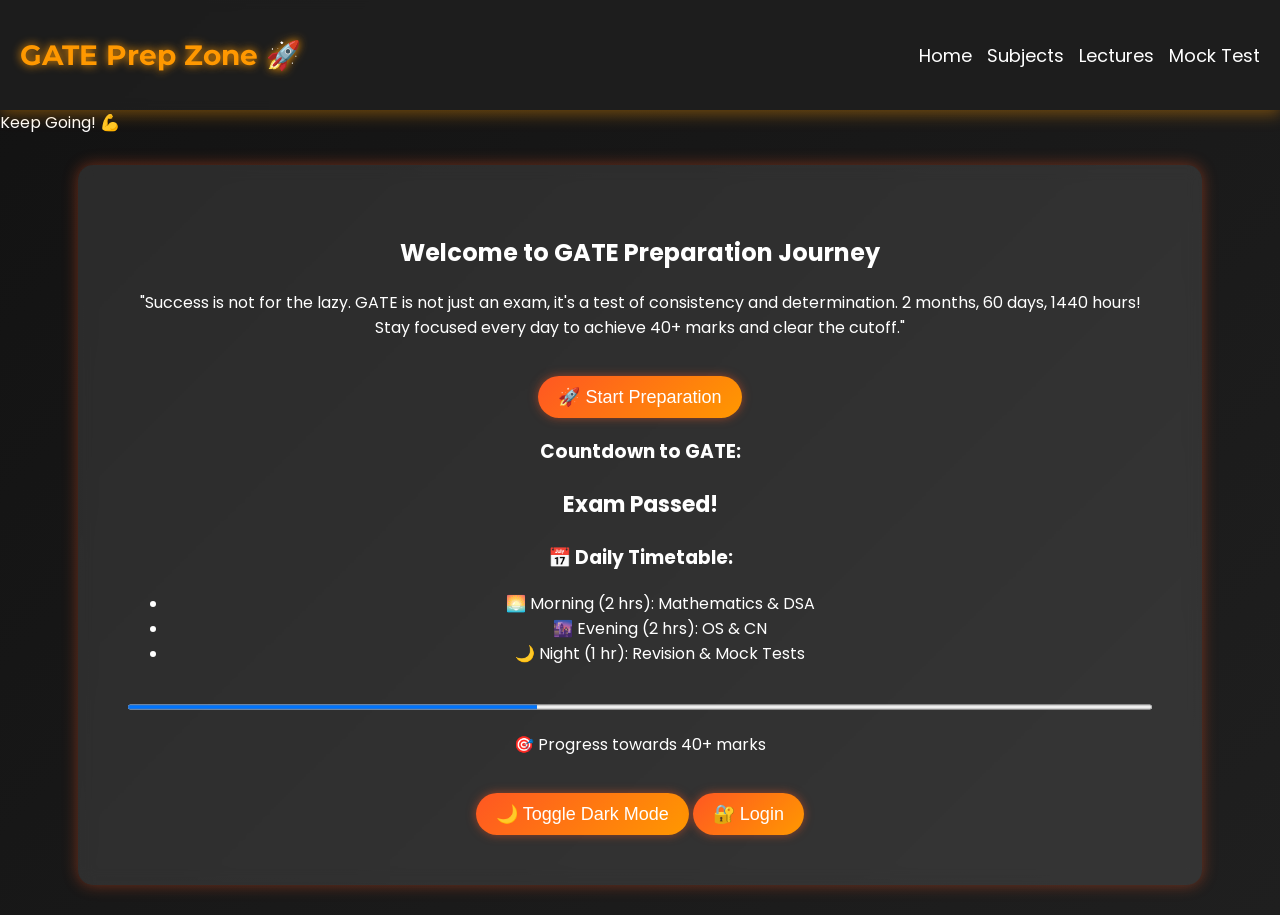
<file: index.html>
<!DOCTYPE html>
<html lang="en" onload="pageLoaded()">
<head>
    <meta charset="UTF-8">
    <meta name="viewport" content="width=device-width, initial-scale=1.0">
    <title>GATE Preparation - Home</title>

    <!-- Google Fonts -->
    <link href="https://fonts.googleapis.com/css2?family=Poppins:wght@300;400;600&family=Montserrat:wght@700&display=swap" rel="stylesheet">

    <!-- CSS File -->
    <link rel="stylesheet" href="index.css">
</head>
<body>

    <!-- Navigation Bar -->
    <nav>
        <h1>GATE Prep Zone 🚀</h1>
        <ul class="nav-links">
            <li><a href="index.html">Home</a></li>
            <li><a href="subject.html">Subjects</a></li>
            <li><a href="lecture.html">Lectures</a></li>
            <li><a href="mock.html">Mock Test</a></li>
        </ul>
        <div class="menu-btn" onclick="toggleMenu()">☰</div>
    </nav>

    <!-- Floating Motivation -->
    <div class="floating-text" id="floatingText">Keep Going! 💪</div>

    <!-- Main Section -->
    <section class="home">
        <h2 id="motivationText">Welcome to GATE Preparation Journey</h2>

        <p class="typewriter">"Success is not for the lazy. GATE is not just an exam, it's a test of consistency and determination.  
        2 months, 60 days, 1440 hours! Stay focused every day to achieve 40+ marks and clear the cutoff."</p>

        <button onclick="window.location.href='subject.html'">🚀 Start Preparation</button>

        <h3>Countdown to GATE:</h3>
        <p id="countdown" style="font-size: 22px; font-weight: bold;"></p>

        <h3>📅 Daily Timetable:</h3>
        <ul class="timetable">
            <li>🌅 Morning (2 hrs): Mathematics & DSA</li>
            <li>🌆 Evening (2 hrs): OS & CN</li>
            <li>🌙 Night (1 hr): Revision & Mock Tests</li>
        </ul>

        <!-- Progress Bar -->
        <progress max="100" value="40"></progress>
        <p>🎯 Progress towards 40+ marks</p>

        <button onclick="toggleDarkMode()">🌙 Toggle Dark Mode</button>
        <button onclick="openLogin()">🔐 Login</button>
    </section>

    <!-- Popup Login -->
    <div id="loginPopup" class="popup">
        <h3>Login</h3>
        <input type="text" placeholder="Email" class="input-box"><br><br>
        <input type="password" placeholder="Password" class="input-box"><br><br>
        <button onclick="closeLogin()">Close</button>
    </div>

    <!-- JavaScript File -->
    <script src="index.js"></script>

</body>
</html>
</file>
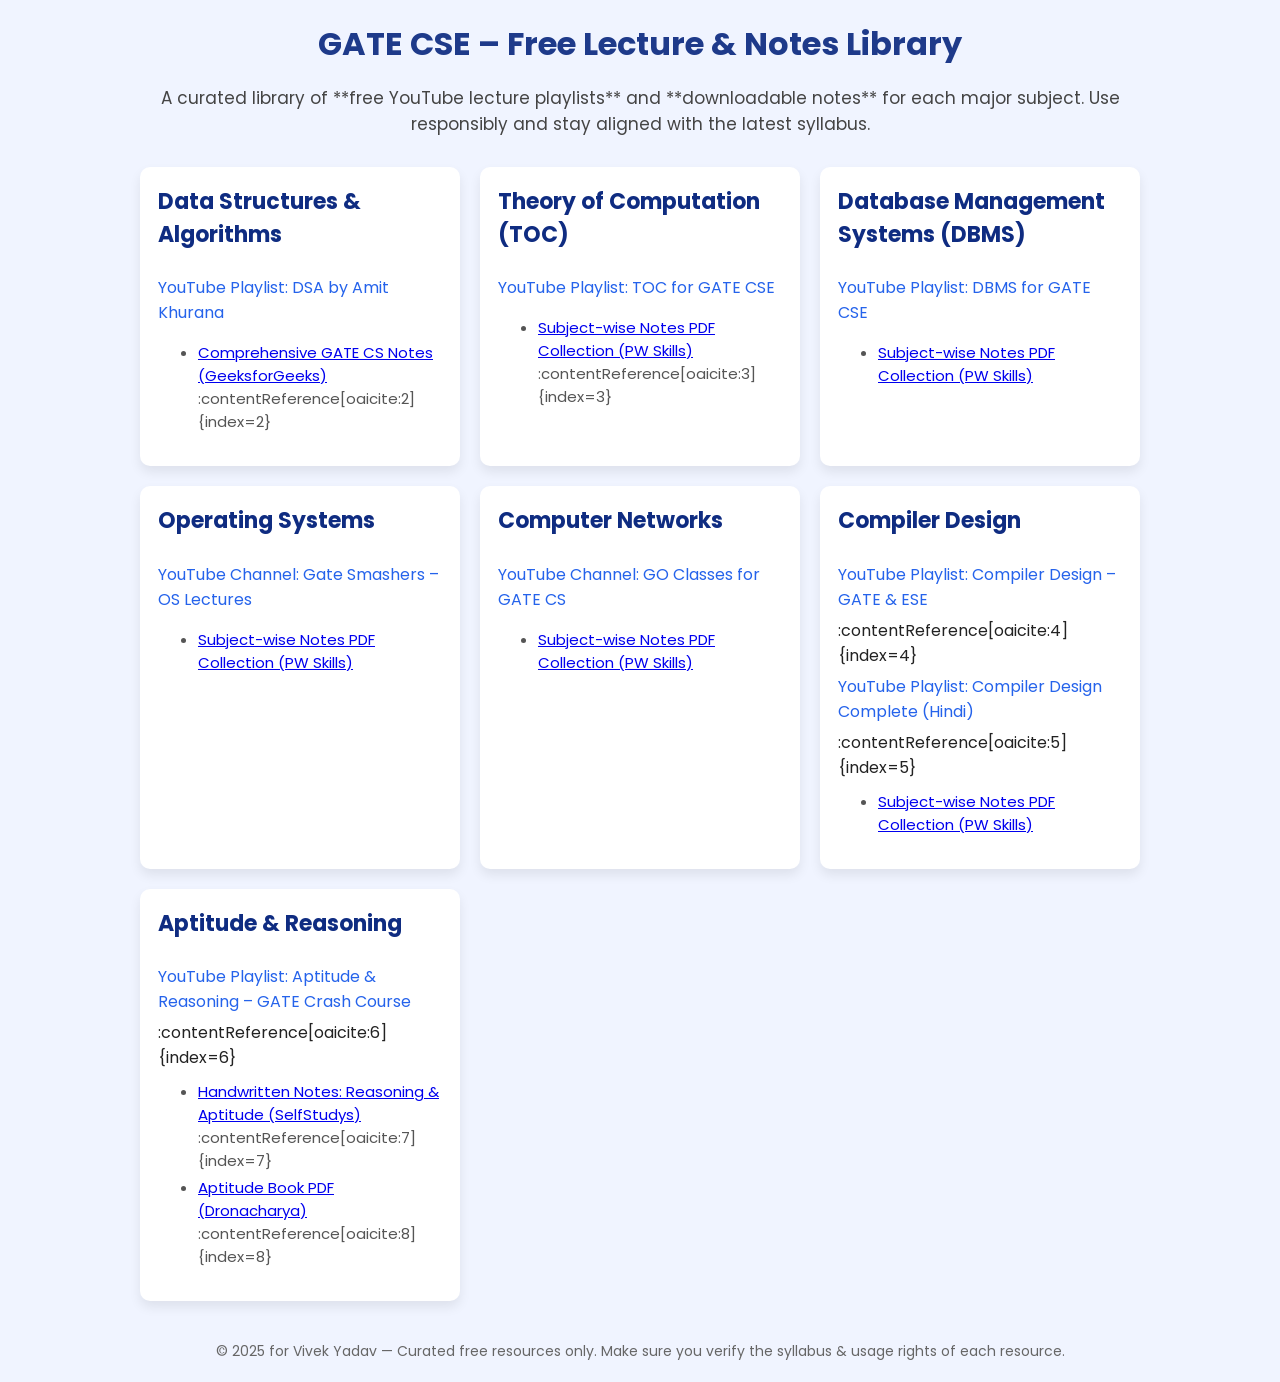
<file: lecture.html>
<!doctype html>
<html lang="en">
<head>
  <meta charset="utf-8">
  <meta name="viewport" content="width=device-width,initial-scale=1">
  <title>GATE CSE – Free Lecture & Notes Library</title>
  <link href="https://fonts.googleapis.com/css2?family=Poppins:wght@300;400;600&display=swap" rel="stylesheet">
  <style>
    body {
      font-family: 'Poppins', sans-serif;
      background: #f0f4ff;
      color: #222;
      margin: 0;
      padding: 20px;
    }
    .container { max-width: 1000px; margin: auto; }
    header { text-align: center; margin-bottom: 30px; }
    h1 { margin: 0; font-size: 32px; color:#1e3a8a; }
    p.lead { font-size: 17px; color: #444; }
    .subject-list { display: grid; grid-template-columns: repeat(auto-fit, minmax(280px, 1fr)); gap: 20px; }
    .subject {
      background: white;
      border-radius: 10px;
      padding: 18px;
      box-shadow: 0 6px 12px rgba(0,0,0,0.08);
      transition: transform .2s, background .2s;
    }
    .subject:hover {
      transform: translateY(-4px);
      background: #eef6ff;
    }
    .subject h2 { margin-top: 0; font-size: 22px; color: #0f2c81; }
    .links { margin-top: 10px; }
    .links a {
      display: inline-block;
      margin: 6px 0;
      color: #2563eb;
      text-decoration: none;
    }
    .links a:hover { text-decoration: underline; }
    .notes-list { margin-top: 10px; font-size: 15px; color: #555; }
    .notes-list li { margin: 4px 0; }
    footer {
      text-align: center;
      margin-top: 40px;
      font-size: 14px;
      color: #666;
    }
  </style>
</head>
<body>
  <div class="container">
    <header>
      <h1>GATE CSE – Free Lecture & Notes Library</h1>
      <p class="lead">A curated library of **free YouTube lecture playlists** and **downloadable notes** for each major subject. Use responsibly and stay aligned with the latest syllabus.</p>
    </header>

    <div class="subject-list">

      <div class="subject" id="dsalgo">
        <h2>Data Structures & Algorithms</h2>
        <div class="links">
          <a href="https://www.youtube.com/c/GATECSELECTURESBYAMITKHURANA" target="_blank">YouTube Playlist: DSA by Amit Khurana</a>
        </div>
        <ul class="notes-list">
          <li><a href="https://www.geeksforgeeks.org/gate/gate-cs-notes-gq/" target="_blank">Comprehensive GATE CS Notes (GeeksforGeeks)</a> :contentReference[oaicite:2]{index=2}</li>
        </ul>
      </div>

      <div class="subject" id="toc">
        <h2>Theory of Computation (TOC)</h2>
        <div class="links">
          <a href="https://www.youtube.com/playlist?list=PLvMOQ5JLTIeY2sfuS7N2OhdIWnQhWBwAj" target="_blank">YouTube Playlist: TOC for GATE CSE</a>
        </div>
        <ul class="notes-list">
          <li><a href="https://www.pw.live/gate/exams/gate-cse-notes" target="_blank">Subject-wise Notes PDF Collection (PW Skills)</a> :contentReference[oaicite:3]{index=3}</li>
        </ul>
      </div>

      <div class="subject" id="dbms">
        <h2>Database Management Systems (DBMS)</h2>
        <div class="links">
          <a href="https://www.youtube.com/playlist?list=PLvTTv60o7qj-PgF3DhvvTK6_-g_FU8wCT" target="_blank">YouTube Playlist: DBMS for GATE CSE</a>
        </div>
        <ul class="notes-list">
          <li><a href="https://www.pw.live/gate/exams/gate-cse-notes" target="_blank">Subject-wise Notes PDF Collection (PW Skills)</a></li>
        </ul>
      </div>

      <div class="subject" id="os">
        <h2>Operating Systems</h2>
        <div class="links">
          <a href="https://www.youtube.com/channel/UCJihyK0A38SZ6SdJirEdIOw" target="_blank">YouTube Channel: Gate Smashers – OS Lectures</a>
        </div>
        <ul class="notes-list">
          <li><a href="https://www.pw.live/gate/exams/gate-cse-notes" target="_blank">Subject-wise Notes PDF Collection (PW Skills)</a></li>
        </ul>
      </div>

      <div class="subject" id="networks">
        <h2>Computer Networks</h2>
        <div class="links">
          <a href="https://www.youtube.com/%40GOClassesforGATECS" target="_blank">YouTube Channel: GO Classes for GATE CS</a>
        </div>
        <ul class="notes-list">
          <li><a href="https://www.pw.live/gate/exams/gate-cse-notes" target="_blank">Subject-wise Notes PDF Collection (PW Skills)</a></li>
        </ul>
      </div>

      <div class="subject" id="compiler">
        <h2>Compiler Design</h2>
        <div class="links">
          <a href="https://www.youtube.com/playlist?list=PLO4TWepMw7ghbButY2xHVSLImXF7oPXLF" target="_blank">YouTube Playlist: Compiler Design – GATE & ESE</a> :contentReference[oaicite:4]{index=4}
          <br>
          <a href="https://www.youtube.com/playlist?list=PLmXKhU9FNesSmu-_DKC7APRoFkaQvGurx" target="_blank">YouTube Playlist: Compiler Design Complete (Hindi) </a> :contentReference[oaicite:5]{index=5}
        </div>
        <ul class="notes-list">
          <li><a href="https://www.pw.live/gate/exams/gate-cse-notes" target="_blank">Subject-wise Notes PDF Collection (PW Skills)</a></li>
        </ul>
      </div>

      <div class="subject" id="aptitude">
        <h2>Aptitude & Reasoning</h2>
        <div class="links">
          <a href="https://www.youtube.com/playlist?list=PL3eEXnCBViH80TV7jd9VQUDt1XIcQFvBR" target="_blank">YouTube Playlist: Aptitude & Reasoning – GATE Crash Course</a> :contentReference[oaicite:6]{index=6}
        </div>
        <ul class="notes-list">
          <li><a href="https://www.selfstudys.com/gate/computer-science-engineering/online/exam/reasoning-aptitude-book-i" target="_blank">Handwritten Notes: Reasoning & Aptitude (SelfStudys) </a> :contentReference[oaicite:7]{index=7}</li>
          <li><a href="https://www.dronacharya.info/Study-Materials/Download/Aptitude-Book.pdf" target="_blank">Aptitude Book PDF (Dronacharya)</a> :contentReference[oaicite:8]{index=8}</li>
        </ul>
      </div>

    </div>

    <footer>
      © 2025 for Vivek Yadav — Curated free resources only. Make sure you verify the syllabus & usage rights of each resource.
    </footer>
  </div>
</body>
</html>
</file>
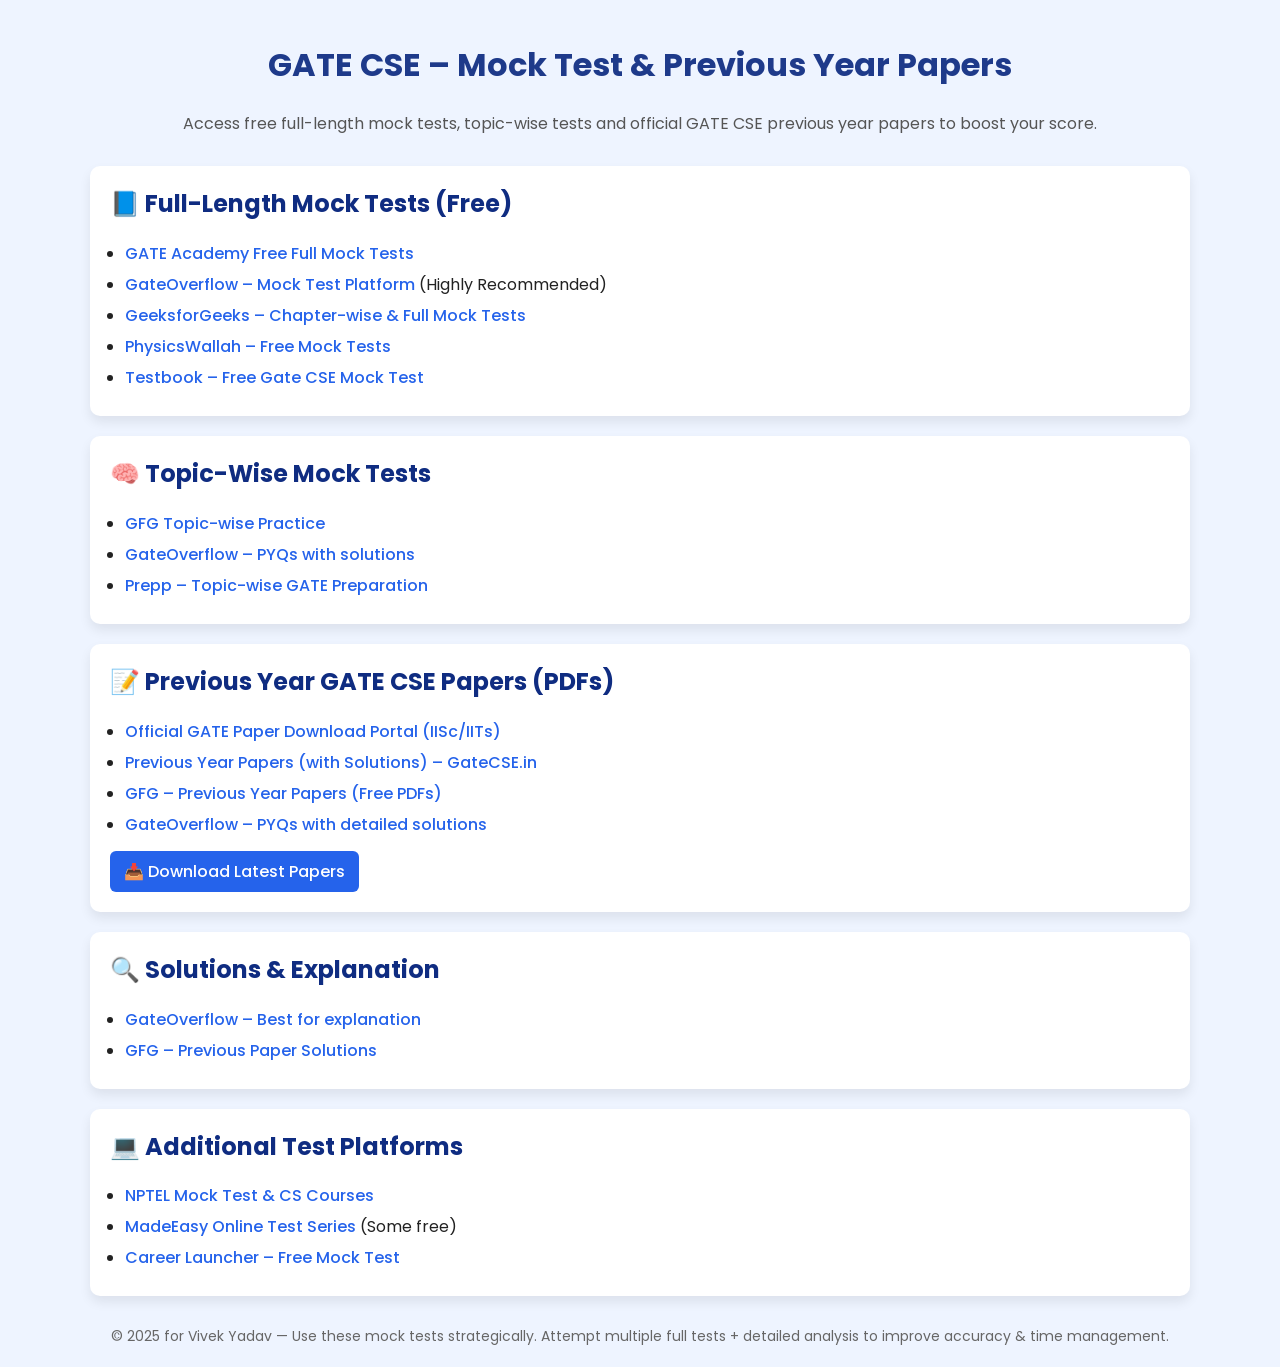
<file: mock.html>
<!DOCTYPE html>
<html lang="en">
<head>
  <meta charset="UTF-8">
  <meta name="viewport" content="width=device-width, initial-scale=1.0">
  <title>GATE CSE – Mock Tests & Previous Year Papers</title>
  <link href="https://fonts.googleapis.com/css2?family=Poppins:wght@300;400;600&display=swap" rel="stylesheet">

  <style>
    body {
      font-family: 'Poppins', sans-serif;
      background: #eef4ff;
      margin: 0;
      padding: 20px;
      color: #222;
    }
    .container { max-width: 1100px; margin: auto; }
    header { text-align: center; margin-bottom: 30px; }
    h1 { font-size: 32px; color: #1e3a8a; }
    p.lead { font-size: 16px; color: #555; }

    .section {
      background: white;
      border-radius: 10px;
      padding: 20px;
      margin-bottom: 20px;
      box-shadow: 0 6px 12px rgba(0, 0, 0, 0.08);
      transition: 0.3s ease;
    }

    .section:hover {
      background: #f2faff;
    }

    h2 {
      font-size: 24px;
      margin-top: 0;
      color: #0f2c81;
    }

    a {
      color: #2563eb;
      text-decoration: none;
      font-weight: 500;
    }
    a:hover {
      text-decoration: underline;
    }

    ul {
      margin: 10px 0 0 15px;
      padding: 0;
    }
    li { margin: 6px 0; }

    footer {
      text-align: center;
      margin-top: 30px;
      font-size: 14px;
      color: #666;
    }

    .btn {
      background: #2563eb;
      color: white;
      padding: 8px 14px;
      border-radius: 6px;
      text-align: center;
      display: inline-block;
      margin-top: 8px;
    }
    .btn:hover {
      background: #1743b3;
      text-decoration: none;
    }
  </style>
</head>
<body>

  <div class="container">
    <header>
      <h1>GATE CSE – Mock Test & Previous Year Papers</h1>
      <p class="lead">Access free full-length mock tests, topic-wise tests and official GATE CSE previous year papers to boost your score.</p>
    </header>

    <!-- Full Mock Tests Section -->
    <div class="section" id="full-mock">
      <h2>📘 Full-Length Mock Tests (Free)</h2>
      <ul>
        <li><a href="https://www.gateacademy.co.in/test-series" target="_blank">GATE Academy Free Full Mock Tests</a></li>
        <li><a href="https://gateoverflow.in/tests" target="_blank">GateOverflow – Mock Test Platform</a> (Highly Recommended)</li>
        <li><a href="https://www.geeksforgeeks.org/gate-mock-test/" target="_blank">GeeksforGeeks – Chapter-wise & Full Mock Tests</a></li>
        <li><a href="https://www.pw.live/exams/gate/online-test" target="_blank">PhysicsWallah – Free Mock Tests</a></li>
        <li><a href="https://testbook.com/gate-cs" target="_blank">Testbook – Free Gate CSE Mock Test</a></li>
      </ul>
    </div>

    <!-- Topic-wise Test -->
    <div class="section" id="topic-tests">
      <h2>🧠 Topic-Wise Mock Tests</h2>
      <ul>
        <li><a href="https://geeksforgeeks.org/gate-mock-test-for-cse" target="_blank">GFG Topic-wise Practice</a></li>
        <li><a href="https://gateoverflow.in/questions?start=0" target="_blank">GateOverflow – PYQs with solutions</a></li>
        <li><a href="https://www.prepp.in/gate-exam/question-papers" target="_blank">Prepp – Topic-wise GATE Preparation</a></li>
      </ul>
    </div>

    <!-- Previous Year Papers -->
    <div class="section" id="pyq">
      <h2>📝 Previous Year GATE CSE Papers (PDFs)</h2>
      <ul>
        <li><a href="https://gate.iisc.ac.in/papers/" target="_blank">Official GATE Paper Download Portal (IISc/IITs)</a></li>
        <li><a href="https://www.gatecse.in/category/gate-papers/" target="_blank">Previous Year Papers (with Solutions) – GateCSE.in</a></li>
        <li><a href="https://www.geeksforgeeks.org/gate-cs-previous-year-question-papers/" target="_blank">GFG – Previous Year Papers (Free PDFs)</a></li>
        <li><a href="https://gateoverflow.in/question-papers/cse" target="_blank">GateOverflow – PYQs with detailed solutions</a></li>
      </ul>
      <a class="btn" href="https://gate.iisc.ac.in/papers/" target="_blank">📥 Download Latest Papers</a>
    </div>

    <!-- Solutions -->
    <div class="section" id="solutions">
      <h2>🔍 Solutions & Explanation</h2>
      <ul>
        <li><a href="https://gateoverflow.in" target="_blank">GateOverflow – Best for explanation</a></li>
        <li><a href="https://www.geeksforgeeks.org/tag/gate-previous-year-question-papers/" target="_blank">GFG – Previous Paper Solutions</a></li>
      </ul>
    </div>

    <!-- Test Platforms -->
    <div class="section" id="platforms">
      <h2>💻 Additional Test Platforms</h2>
      <ul>
        <li><a href="https://www.nptel.ac.in/" target="_blank">NPTEL Mock Test & CS Courses</a></li>
        <li><a href="https://www.madeeasy.in/test-series" target="_blank">MadeEasy Online Test Series</a> (Some free)</li>
        <li><a href="https://www.careerlauncher.com/gate/free-test/" target="_blank">Career Launcher – Free Mock Test</a></li>
      </ul>
    </div>

    <footer>
      © 2025 for Vivek Yadav — Use these mock tests strategically. Attempt multiple full tests + detailed analysis to improve accuracy & time management.
    </footer>
  </div>

</body>
</html>
</file>
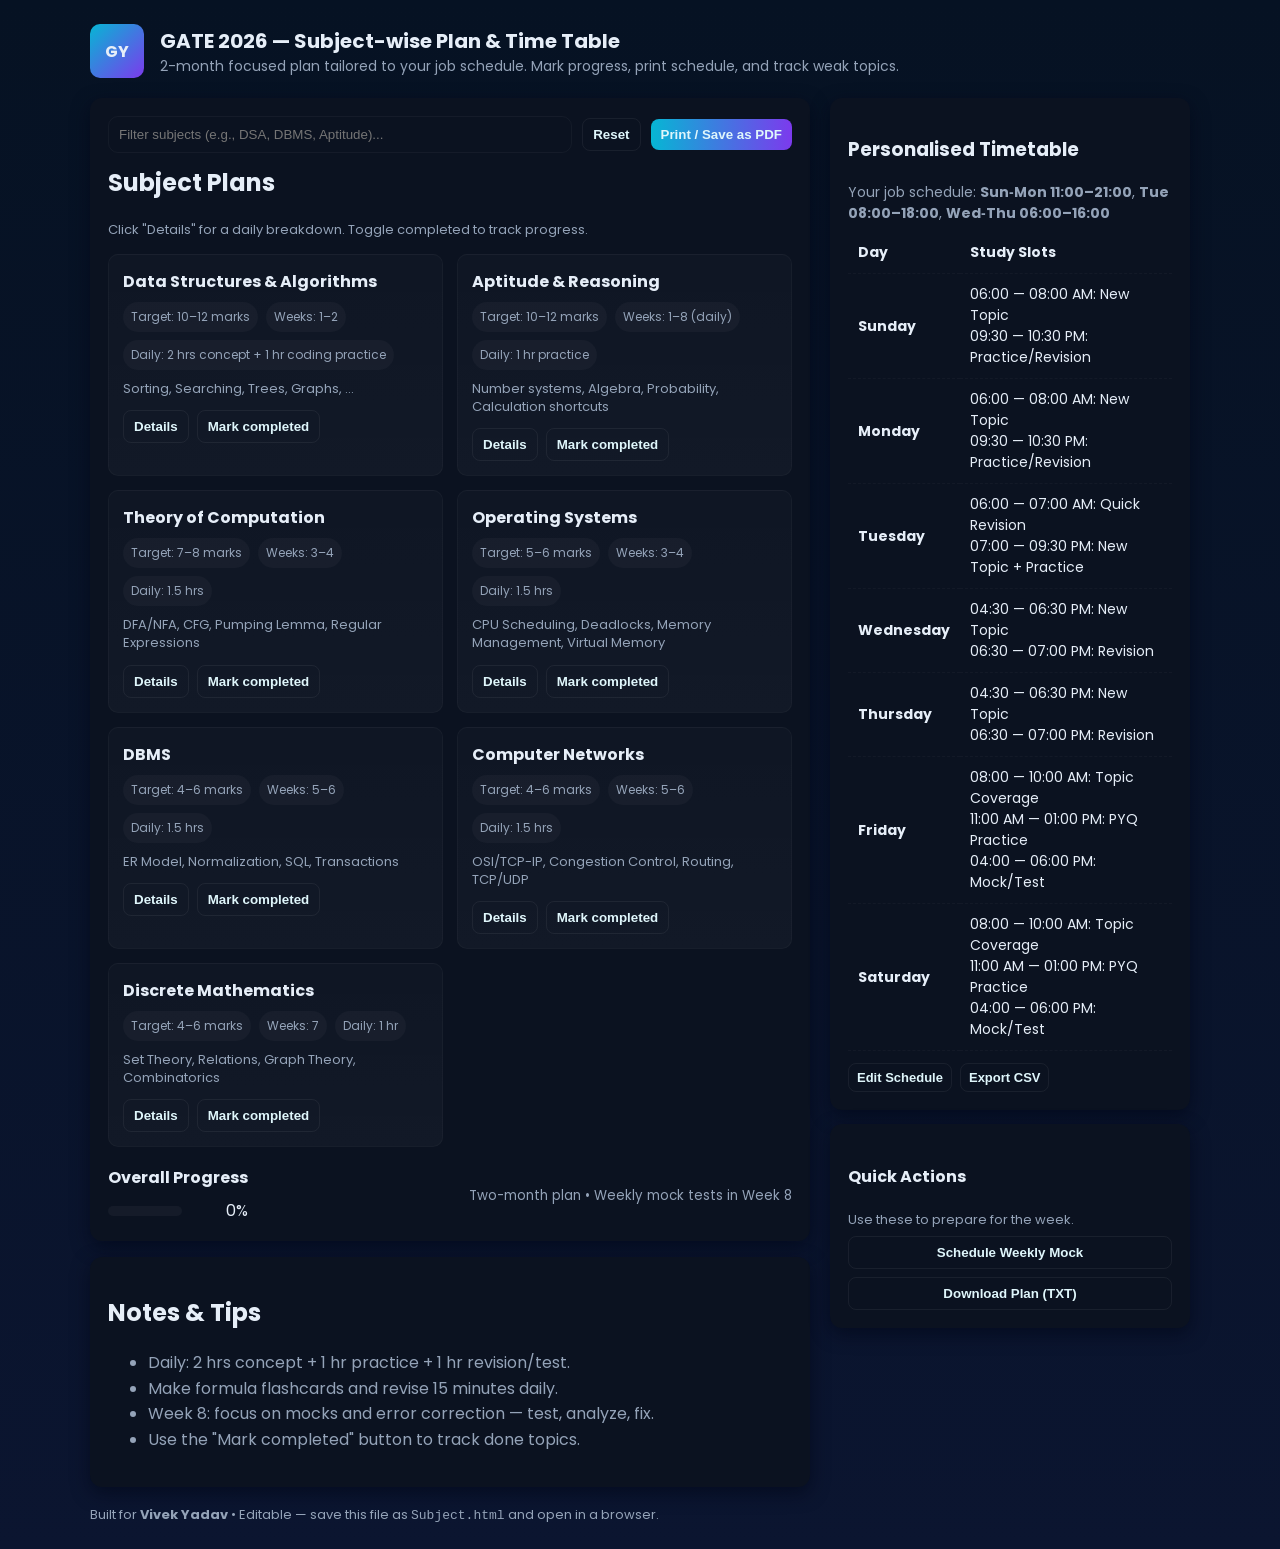
<file: subject.html>
<!doctype html>
<html lang="en">
<head>
  <meta charset="utf-8">
  <meta name="viewport" content="width=device-width,initial-scale=1">
  <title>GATE 2026 — Subject Wise Plan & Timetable</title>
  <link href="https://fonts.googleapis.com/css2?family=Poppins:wght@300;400;600;700&display=swap" rel="stylesheet">
  <style>
    :root{
      --bg:#0f1724;
      --card:#0b1220;
      --muted:#94a3b8;
      --accent:#06b6d4;
      --glass: rgba(255,255,255,0.03);
    }
    *{box-sizing:border-box}
    body{font-family:'Poppins',sans-serif;background:linear-gradient(180deg,#061223 0%, #0b1530 100%);color:#e6eef8;margin:0;padding:24px}
    .container{max-width:1100px;margin:0 auto}
    header{display:flex;align-items:center;gap:16px;margin-bottom:20px}
    .logo{width:54px;height:54px;border-radius:10px;background:linear-gradient(135deg,var(--accent),#7c3aed);display:flex;align-items:center;justify-content:center;font-weight:700}
    h1{font-size:20px;margin:0}
    p.lead{margin:0;color:var(--muted);font-size:14px}

    .grid{display:grid;grid-template-columns:1fr 360px;gap:20px}

    /* Left content */
    .card{background:var(--card);padding:18px;border-radius:12px;box-shadow:0 6px 18px rgba(2,6,23,0.6);}
    .subjects{display:grid;grid-template-columns:repeat(auto-fit,minmax(250px,1fr));gap:14px}
    .subject{background:linear-gradient(180deg,rgba(255,255,255,0.02),var(--glass));padding:14px;border-radius:10px;border:1px solid rgba(255,255,255,0.03)}
    .subject h3{margin:0;font-size:16px}
    .tags{margin-top:8px;display:flex;gap:8px;flex-wrap:wrap}
    .tag{font-size:12px;padding:6px 8px;border-radius:999px;background:rgba(255,255,255,0.03);color:var(--muted)}
    .subject .details{margin-top:10px;color:var(--muted);font-size:13px;line-height:1.4}
    .subject .actions{display:flex;gap:8px;margin-top:12px}
    .btn{background:transparent;border:1px solid rgba(255,255,255,0.06);padding:8px 10px;border-radius:8px;color:#dff6fb;cursor:pointer;font-weight:600}
    .btn.primary{background:linear-gradient(90deg,var(--accent),#7c3aed);border:0}
    .small{font-size:13px;padding:6px 8px}

    /* Timetable */
    .timetable table{width:100%;border-collapse:collapse;margin-top:8px}
    .timetable th,.timetable td{padding:10px;border-bottom:1px dashed rgba(255,255,255,0.03);text-align:left;font-size:14px}
    .day{font-weight:700}

    /* Controls */
    .controls{display:flex;gap:10px;align-items:center;margin-bottom:12px}
    input[type="search"]{flex:1;padding:10px;border-radius:10px;border:1px solid rgba(255,255,255,0.04);background:transparent;color:inherit}

    /* Progress */
    .progressWrap{display:flex;gap:12px;align-items:center}
    .progress{height:10px;background:rgba(255,255,255,0.04);border-radius:999px;flex:1}
    .progress > i{display:block;height:100%;border-radius:999px;background:linear-gradient(90deg,var(--accent),#7c3aed);width:0%}

    footer{margin-top:18px;color:var(--muted);font-size:13px}

    /* Responsive */
    @media (max-width:900px){.grid{grid-template-columns:1fr}}
  </style>
</head>
<body>
  <div class="container">
    <header>
      <div class="logo">GY</div>
      <div>
        <h1>GATE 2026 — Subject-wise Plan & Time Table</h1>
        <p class="lead">2-month focused plan tailored to your job schedule. Mark progress, print schedule, and track weak topics.</p>
      </div>
    </header>

    <div class="grid">
      <main>
        <div class="card">
          <div class="controls">
            <input id="search" type="search" placeholder="Filter subjects (e.g., DSA, DBMS, Aptitude)...">
            <button class="btn" id="reset">Reset</button>
            <button class="btn primary" id="print">Print / Save as PDF</button>
          </div>

          <h2 style="margin-top:4px">Subject Plans</h2>
          <p style="color:var(--muted);margin:6px 0 14px;font-size:13px">Click "Details" for a daily breakdown. Toggle completed to track progress.</p>

          <div class="subjects" id="subjects"></div>

          <div style="margin-top:18px;display:flex;gap:12px;align-items:center;justify-content:space-between">
            <div>
              <strong>Overall Progress</strong>
              <div class="progressWrap" style="margin-top:8px">
                <div class="progress"><i id="progBar"></i></div>
                <div id="progText" style="min-width:54px;text-align:right">0%</div>
              </div>
            </div>
            <div>
              <small style="color:var(--muted)">Two-month plan • Weekly mock tests in Week 8</small>
            </div>
          </div>

        </div>

        <div class="card" style="margin-top:16px">
          <h2>Notes & Tips</h2>
          <ul style="color:var(--muted);line-height:1.6">
            <li>Daily: 2 hrs concept + 1 hr practice + 1 hr revision/test.</li>
            <li>Make formula flashcards and revise 15 minutes daily.</li>
            <li>Week 8: focus on mocks and error correction — test, analyze, fix.</li>
            <li>Use the "Mark completed" button to track done topics.</li>
          </ul>
        </div>

      </main>

      <aside>
        <div class="card timetable">
          <h3>Personalised Timetable</h3>
          <p class="lead" style="margin-top:6px">Your job schedule: <strong>Sun‑Mon 11:00–21:00</strong>, <strong>Tue 08:00–18:00</strong>, <strong>Wed‑Thu 06:00–16:00</strong></p>

          <table>
            <thead>
              <tr><th>Day</th><th>Study Slots</th></tr>
            </thead>
            <tbody id="timetableBody"></tbody>
          </table>

          <div style="margin-top:12px;display:flex;gap:8px">
            <button class="btn small" id="editSchedule">Edit Schedule</button>
            <button class="btn small" id="exportCSV">Export CSV</button>
          </div>
        </div>

        <div class="card" style="margin-top:14px">
          <h4>Quick Actions</h4>
          <p style="color:var(--muted);font-size:13px;margin:6px 0">Use these to prepare for the week.</p>
          <div style="display:flex;flex-direction:column;gap:8px">
            <button class="btn" id="weeklyMock">Schedule Weekly Mock</button>
            <button class="btn" id="downloadPlan">Download Plan (TXT)</button>
          </div>
        </div>

      </aside>
    </div>

    <footer>
      Built for <strong>Vivek Yadav</strong> • Editable — save this file as <code>Subject.html</code> and open in a browser.
    </footer>
  </div>

  <script>
    // Subject data (2-month plan)
    const subjects = [
      {id:'dsa', title:'Data Structures & Algorithms', marks:'10–12', weeks:'1–2', topics:['Sorting','Searching','Trees','Graphs','Heaps','Hashing'], daily:'2 hrs concept + 1 hr coding practice'},
      {id:'apt', title:'Aptitude & Reasoning', marks:'10–12', weeks:'1–8 (daily)', topics:['Number systems','Algebra','Probability','Calculation shortcuts'], daily:'1 hr practice'},
      {id:'toc', title:'Theory of Computation', marks:'7–8', weeks:'3–4', topics:['DFA/NFA','CFG','Pumping Lemma','Regular Expressions'], daily:'1.5 hrs'},
      {id:'os', title:'Operating Systems', marks:'5–6', weeks:'3–4', topics:['CPU Scheduling','Deadlocks','Memory Management','Virtual Memory'], daily:'1.5 hrs'},
      {id:'dbms', title:'DBMS', marks:'4–6', weeks:'5–6', topics:['ER Model','Normalization','SQL','Transactions'], daily:'1.5 hrs'},
      {id:'cn', title:'Computer Networks', marks:'4–6', weeks:'5–6', topics:['OSI/TCP-IP','Congestion Control','Routing','TCP/UDP'], daily:'1.5 hrs'},
      {id:'dm', title:'Discrete Mathematics', marks:'4–6', weeks:'7', topics:['Set Theory','Relations','Graph Theory','Combinatorics'], daily:'1 hr'},
    ];

    const subjectsContainer = document.getElementById('subjects');
    const progBar = document.getElementById('progBar');
    const progText = document.getElementById('progText');

    function renderSubjects(filter = ''){
      subjectsContainer.innerHTML = '';
      const doneCount = subjects.filter(s => localStorage.getItem('done_'+s.id) === '1').length;
      subjects.forEach(s => {
        if(filter && !s.title.toLowerCase().includes(filter.toLowerCase()) && !s.id.includes(filter.toLowerCase())) return;
        const div = document.createElement('div'); div.className='subject';
        div.innerHTML = `
          <h3>${s.title}</h3>
          <div class="tags">
            <span class="tag">Target: ${s.marks} marks</span>
            <span class="tag">Weeks: ${s.weeks}</span>
            <span class="tag">Daily: ${s.daily}</span>
          </div>
          <div class="details" id="det_${s.id}">${s.topics.slice(0,4).join(', ')}${s.topics.length>4?', ...':''}</div>
          <div class="actions">
            <button class="btn" onclick="toggleDetails('${s.id}')">Details</button>
            <button class="btn" id="btn_${s.id}" onclick="toggleDone('${s.id}')">${localStorage.getItem('done_'+s.id) === '1' ? 'Mark undone' : 'Mark completed'}</button>
          </div>
        `;
        subjectsContainer.appendChild(div);
      });
      // update progress
      const percent = Math.round((doneCount/subjects.length)*100);
      progBar.style.width = percent + '%';
      progText.textContent = percent + '%';
    }

    function toggleDetails(id){
      const el = document.getElementById('det_'+id);
      if(!el) return;
      const subj = subjects.find(s=>s.id===id);
      if(el.dataset.expanded === '1'){
        el.innerHTML = subj.topics.slice(0,4).join(', ') + (subj.topics.length>4?', ...':'');
        el.dataset.expanded = '0';
      } else {
        el.innerHTML = '<strong>Topics:</strong> ' + subj.topics.join(', ') + '<br><strong>Daily plan:</strong> ' + subj.daily + '<br><strong>Strategy:</strong> Study + practice + weekly PYQs.';
        el.dataset.expanded = '1';
      }
    }

    function toggleDone(id){
      const key = 'done_'+id;
      if(localStorage.getItem(key) === '1') localStorage.removeItem(key); else localStorage.setItem(key,'1');
      renderSubjects(document.getElementById('search').value);
    }

    // Timetable generation based on provided schedule
    const timetableBody = document.getElementById('timetableBody');
    const schedule = [
      {day:'Sunday',slots:['06:00 — 08:00 AM: New Topic','09:30 — 10:30 PM: Practice/Revision']},
      {day:'Monday',slots:['06:00 — 08:00 AM: New Topic','09:30 — 10:30 PM: Practice/Revision']},
      {day:'Tuesday',slots:['06:00 — 07:00 AM: Quick Revision','07:00 — 09:30 PM: New Topic + Practice']},
      {day:'Wednesday',slots:['04:30 — 06:30 PM: New Topic','06:30 — 07:00 PM: Revision']},
      {day:'Thursday',slots:['04:30 — 06:30 PM: New Topic','06:30 — 07:00 PM: Revision']},
      {day:'Friday',slots:['08:00 — 10:00 AM: Topic Coverage','11:00 AM — 01:00 PM: PYQ Practice','04:00 — 06:00 PM: Mock/Test']},
      {day:'Saturday',slots:['08:00 — 10:00 AM: Topic Coverage','11:00 AM — 01:00 PM: PYQ Practice','04:00 — 06:00 PM: Mock/Test']},
    ];

    function renderTimetable(){
      timetableBody.innerHTML = '';
      schedule.forEach(r =>{
        const tr = document.createElement('tr');
        const td1 = document.createElement('td'); td1.className='day'; td1.textContent = r.day;
        const td2 = document.createElement('td'); td2.innerHTML = r.slots.map(s=>'<div>'+s+'</div>').join('');
        tr.appendChild(td1); tr.appendChild(td2); timetableBody.appendChild(tr);
      });
    }

    // Search handling
    document.getElementById('search').addEventListener('input', e=>{
      renderSubjects(e.target.value.trim());
    });
    document.getElementById('reset').addEventListener('click', ()=>{document.getElementById('search').value = ''; renderSubjects();});

    // Print
    document.getElementById('print').addEventListener('click', ()=>{window.print();});

    // Export CSV for timetable
    document.getElementById('exportCSV').addEventListener('click', ()=>{
      let csv = 'Day,Slot\n';
      schedule.forEach(r=>{ r.slots.forEach(s=>{ csv += '"'+r.day+'","'+s+'"\n'; }); });
      const blob = new Blob([csv],{type:'text/csv'});
      const url = URL.createObjectURL(blob);
      const a = document.createElement('a'); a.href = url; a.download = 'GATE_Timetable.csv'; a.click(); URL.revokeObjectURL(url);
    });

    // Download plan as TXT
    document.getElementById('downloadPlan').addEventListener('click', ()=>{
      let txt = 'GATE 2026 - 2 Month Subject-wise Plan\n\n';
      subjects.forEach(s=>{ txt += s.title + ' ('+s.weeks+')\nTopics: '+s.topics.join(', ')+'\nDaily: '+s.daily+'\nTarget Marks: '+s.marks+'\n\n'; });
      const blob = new Blob([txt],{type:'text/plain'});
      const url = URL.createObjectURL(blob); const a = document.createElement('a'); a.href = url; a.download = 'GATE_Subject_Plan.txt'; a.click(); URL.revokeObjectURL(url);
    });

    // Weekly Mock alert (simple scheduling)
    document.getElementById('weeklyMock').addEventListener('click', ()=>{
      alert('Weekly mock test suggestion:\n\nSchedule 1 full-length mock every Sunday evening in Week 2,4,6,8. Increase to weekly in last month.');
    });

    // Edit schedule (simple prompt-edit)
    document.getElementById('editSchedule').addEventListener('click', ()=>{
      const day = prompt('Enter the day to edit (e.g., Tuesday):'); if(!day) return;
      const entry = schedule.find(s=>s.day.toLowerCase()===day.toLowerCase());
      if(!entry){alert('Day not found. Use full day name like "Sunday"'); return}
      const newSlots = prompt('Enter slots for '+entry.day+' separated by || (e.g., "06:00-07:00: Quick Revision || 20:00-21:30: Practice")');
      if(!newSlots) return; entry.slots = newSlots.split('||').map(s=>s.trim()); renderTimetable();
    });

    // Init
    renderSubjects(); renderTimetable();
  </script>
</body>
</html>
</file>
<file: index.css>
body {
    margin: 0;
    font-family: 'Poppins', sans-serif;
    background: linear-gradient(135deg, #121212, #1f1f1f);
    color: #fff;
    transition: all 0.5s ease;
    animation: fadeInBody 1.5s ease-in-out;
}

@keyframes fadeInBody {
    from { opacity: 0; }
    to { opacity: 1; }
}

.dark-mode {
    background: linear-gradient(135deg, #ffffff, #eeeeee);
    color: #000;
}

nav {
    display: flex;
    justify-content: space-between;
    align-items: center;
    padding: 15px 20px;
    background: rgba(31, 31, 31, 0.9);
    backdrop-filter: blur(5px);
    box-shadow: 0 4px 15px rgba(255, 152, 0, 0.4);
    animation: slideDown 1s ease;
}

@keyframes slideDown {
    from { top: -100px; opacity: 0; }
    to { top: 0; opacity: 1; }
}

nav h1 {
    font-family: 'Montserrat', sans-serif;
    color: #ff9800;
    font-size: 28px;
    text-shadow: 0 0 10px #ff9800;
}

.nav-links {
    list-style: none;
    display: flex;
    gap: 15px;
}

.nav-links li a {
    color: white;
    text-decoration: none;
    font-size: 18px;
    transition: 0.3s;
}

.nav-links li a:hover {
    color: #ff5722;
    text-shadow: 0 0 10px #ff5722;
}

.menu-btn {
    display: none;
    font-size: 30px;
    cursor: pointer;
    color: white;
}

/* Main Section */
.home {
    text-align: center;
    padding: 50px;
    background: rgba(255, 255, 255, 0.1);
    color: #fff;
    margin: 30px auto;
    width: 80%;
    border-radius: 15px;
    animation: slideUp 1s ease;
    box-shadow: 0 0 15px rgba(255, 87, 34, 0.4);
    backdrop-filter: blur(8px);
    transition: transform 0.3s ease;
}

.home:hover {
    transform: scale(1.02);
}

button {
    padding: 10px 20px;
    border: none;
    background: linear-gradient(135deg, #ff5722, #ff9800);
    color: white;
    font-size: 18px;
    cursor: pointer;
    border-radius: 25px;
    margin-top: 20px;
    transition: all 0.4s;
    box-shadow: 0 0 10px rgba(255, 87, 34, 0.5);
}

button:hover {
    transform: scale(1.1);
    box-shadow: 0 0 20px rgba(255, 87, 34, 0.8);
}

/* Progress bar animation */
progress {
    width: 100%;
    height: 10px;
    margin-top: 20px;
    animation: progressLoad 2s ease-out;
}
@keyframes progressLoad {
    from { width: 0; }
    to { width: 100%; }
}

/* Popup */
.popup {
    display: none;
    position: fixed;
    top: 50%;
    left: 50%;
    transform: translate(-50%, -50%);
    background: #222;
    padding: 20px;
    border-radius: 10px;
    box-shadow: 0 0 15px rgba(255, 87, 34, 0.6);
    animation: fadeInPopup 0.5s ease;
}

@keyframes fadeInPopup {
    from { opacity: 0; transform: scale(0.5); }
    to { opacity: 1; transform: scale(1); }
}

/* Responsive */
@media (max-width: 768px) {
    .nav-links {
        display: none;
        flex-direction: column;
        position: absolute;
        top: 60px;
        right: 20px;
        background: #1f1f1f;
        padding: 10px;
        border-radius: 5px;
    }

    .nav-links.open {
        display: flex;
    }

    .menu-btn {
        display: block;
    }

    .home {
        width: 95%;
        padding: 20px;
    }
}
</file>
